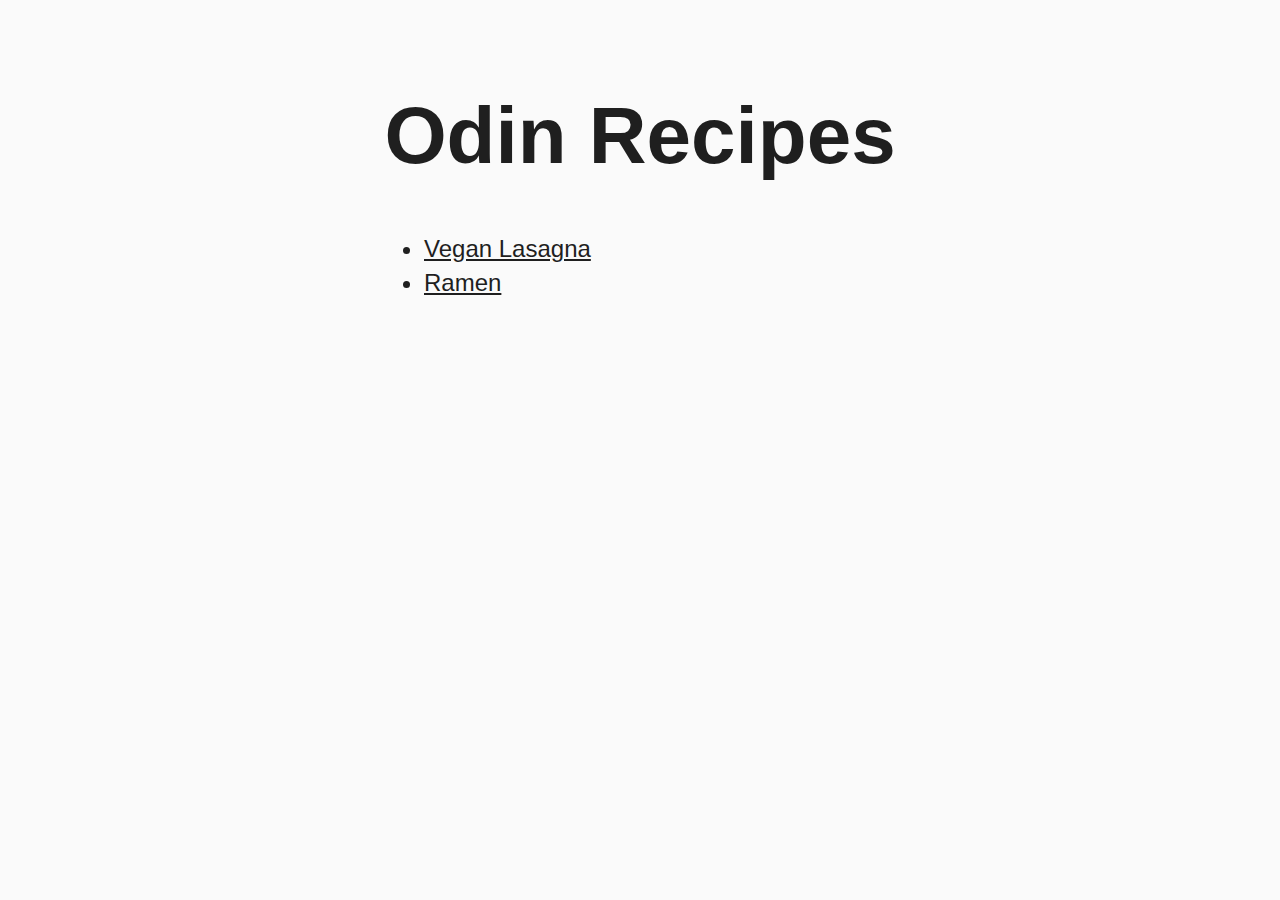
<file: index.html>
<!DOCTYPE html>
<html lang="en">
<head>
    <meta charset="UTF-8">
    <meta name="viewport" content="width=device-width, initial-scale=1.0">
    <title>Recipes</title>
    <link rel="stylesheet" href="assets/css/styles.css">
</head>
<body>
    <h1>Odin Recipes</h1>
    <ul>
        <li>
            <a href="recipes/vegan-lasagna.html" target="_blank" rel="noreferrer">Vegan Lasagna</a>
        </li>
        <li>
            <a href="recipes/ramen.html" target="_blank" rel="noreferrer">Ramen</a>
        </li>
    </ul>
</body>
</html>
</file>
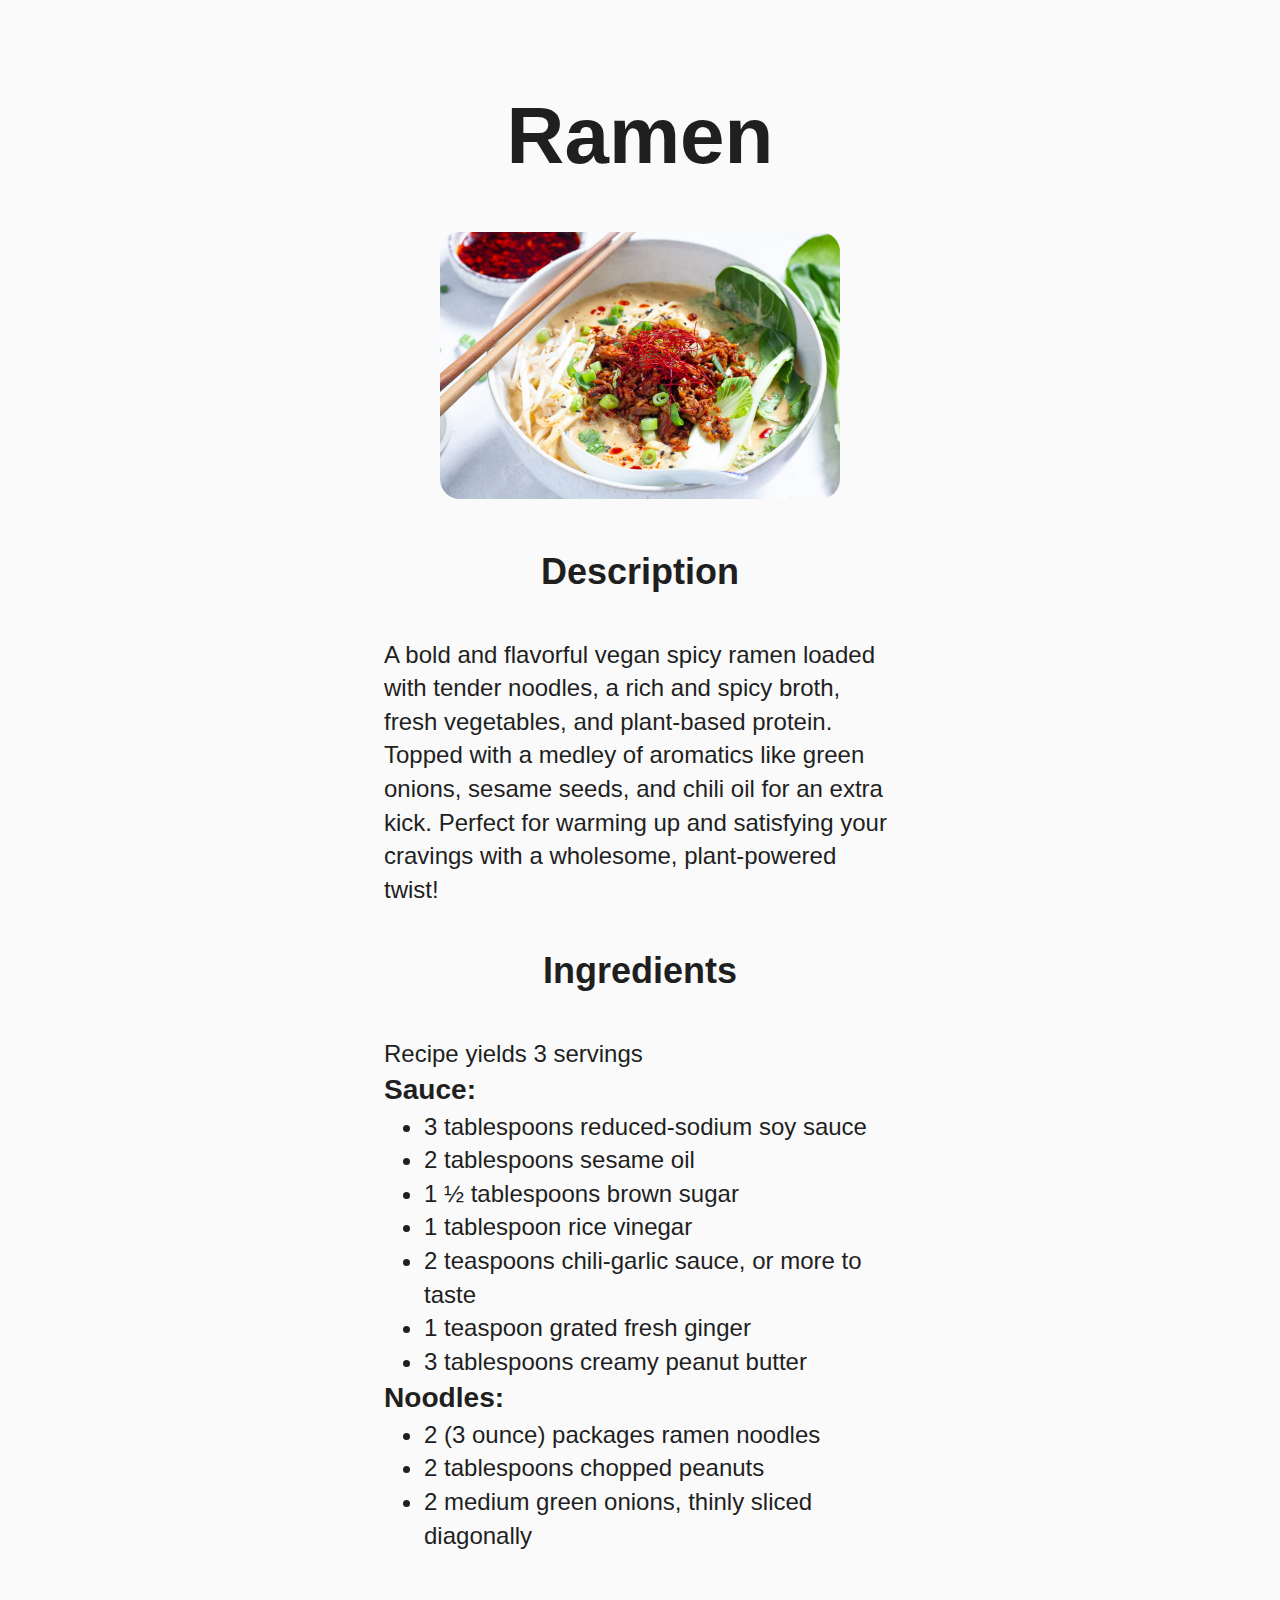
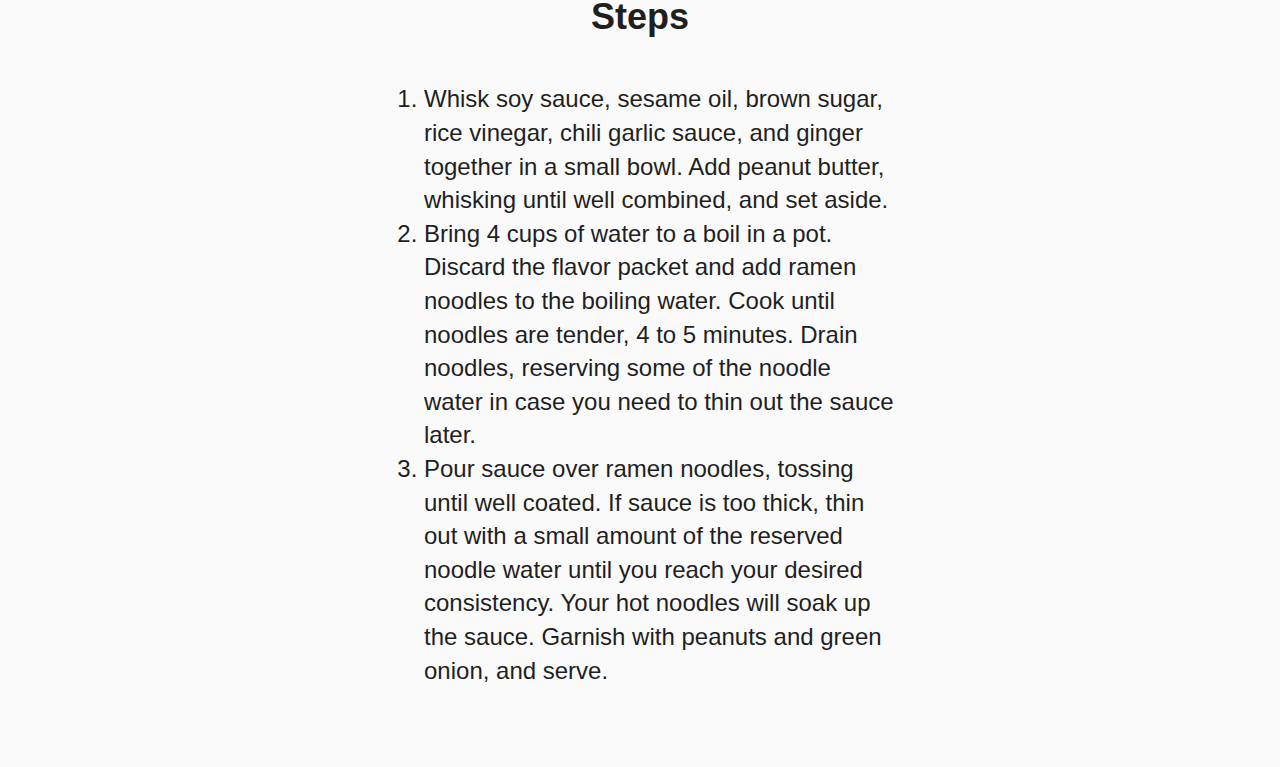
<file: recipes/ramen.html>
<!DOCTYPE html>
<html lang="en">
<head>
    <meta charset="UTF-8">
    <meta name="viewport" content="width=device-width, initial-scale=1.0">
    <title>Ramen</title>
    <link rel="stylesheet" href="../assets/css/styles.css">
</head>
<body>
    <h1>Ramen</h1>
    <div class="container">
        <img src="../assets/img/ramen.jpg" alt="ramen" width="400" height="auto">
    </div>
    <h2>Description</h2>
    <p>
        A bold and flavorful vegan spicy ramen loaded
        with tender noodles, a rich and spicy broth, 
        fresh vegetables, and plant-based protein. 
        Topped with a medley of aromatics like green onions, 
        sesame seeds, and chili oil for an extra kick. 
        Perfect for warming up and satisfying your cravings 
        with a wholesome, plant-powered twist!
    </p>
    <h2>Ingredients</h2>
    <p>Recipe yields 3 servings</p>
    <h3>Sauce:</h4>
    <ul>
        <li>3 tablespoons reduced-sodium soy sauce</li>
        <li>2 tablespoons sesame oil</li>
        <li>1 ½ tablespoons brown sugar</li>
        <li>1 tablespoon rice vinegar</li>
        <li>2 teaspoons chili-garlic sauce, or more to taste</li>
        <li>1 teaspoon grated fresh ginger</li>
        <li>3 tablespoons creamy peanut butter</li>
    </ul>
    <h3>Noodles:</h4>
    <ul>
        <li>2 (3 ounce) packages ramen noodles</li>
        <li>2 tablespoons chopped peanuts</li>
        <li>2 medium green onions, thinly sliced diagonally</li>
    </ul>
    <h2>Steps</h2>
    <ol>
        <li>Whisk soy sauce, sesame oil, brown sugar, rice vinegar,
            chili garlic sauce, and ginger together in a small bowl.
            Add peanut butter, whisking until well combined,
            and set aside.
        </li>
        <li>
            Bring 4 cups of water to a boil in a pot.
            Discard the flavor packet and add ramen noodles 
            to the boiling water. Cook until noodles are tender, 
            4 to 5 minutes. Drain noodles, reserving some of 
            the noodle water in case you need to thin out the sauce later.
        </li>
        <li>
            Pour sauce over ramen noodles, tossing until well coated.
            If sauce is too thick, thin out with a small amount
            of the reserved noodle water until you reach 
            your desired consistency. Your hot noodles will soak up 
            the sauce. Garnish with peanuts and green onion, and serve.
        </li>
    </ol>
</body>
</html>
</file>
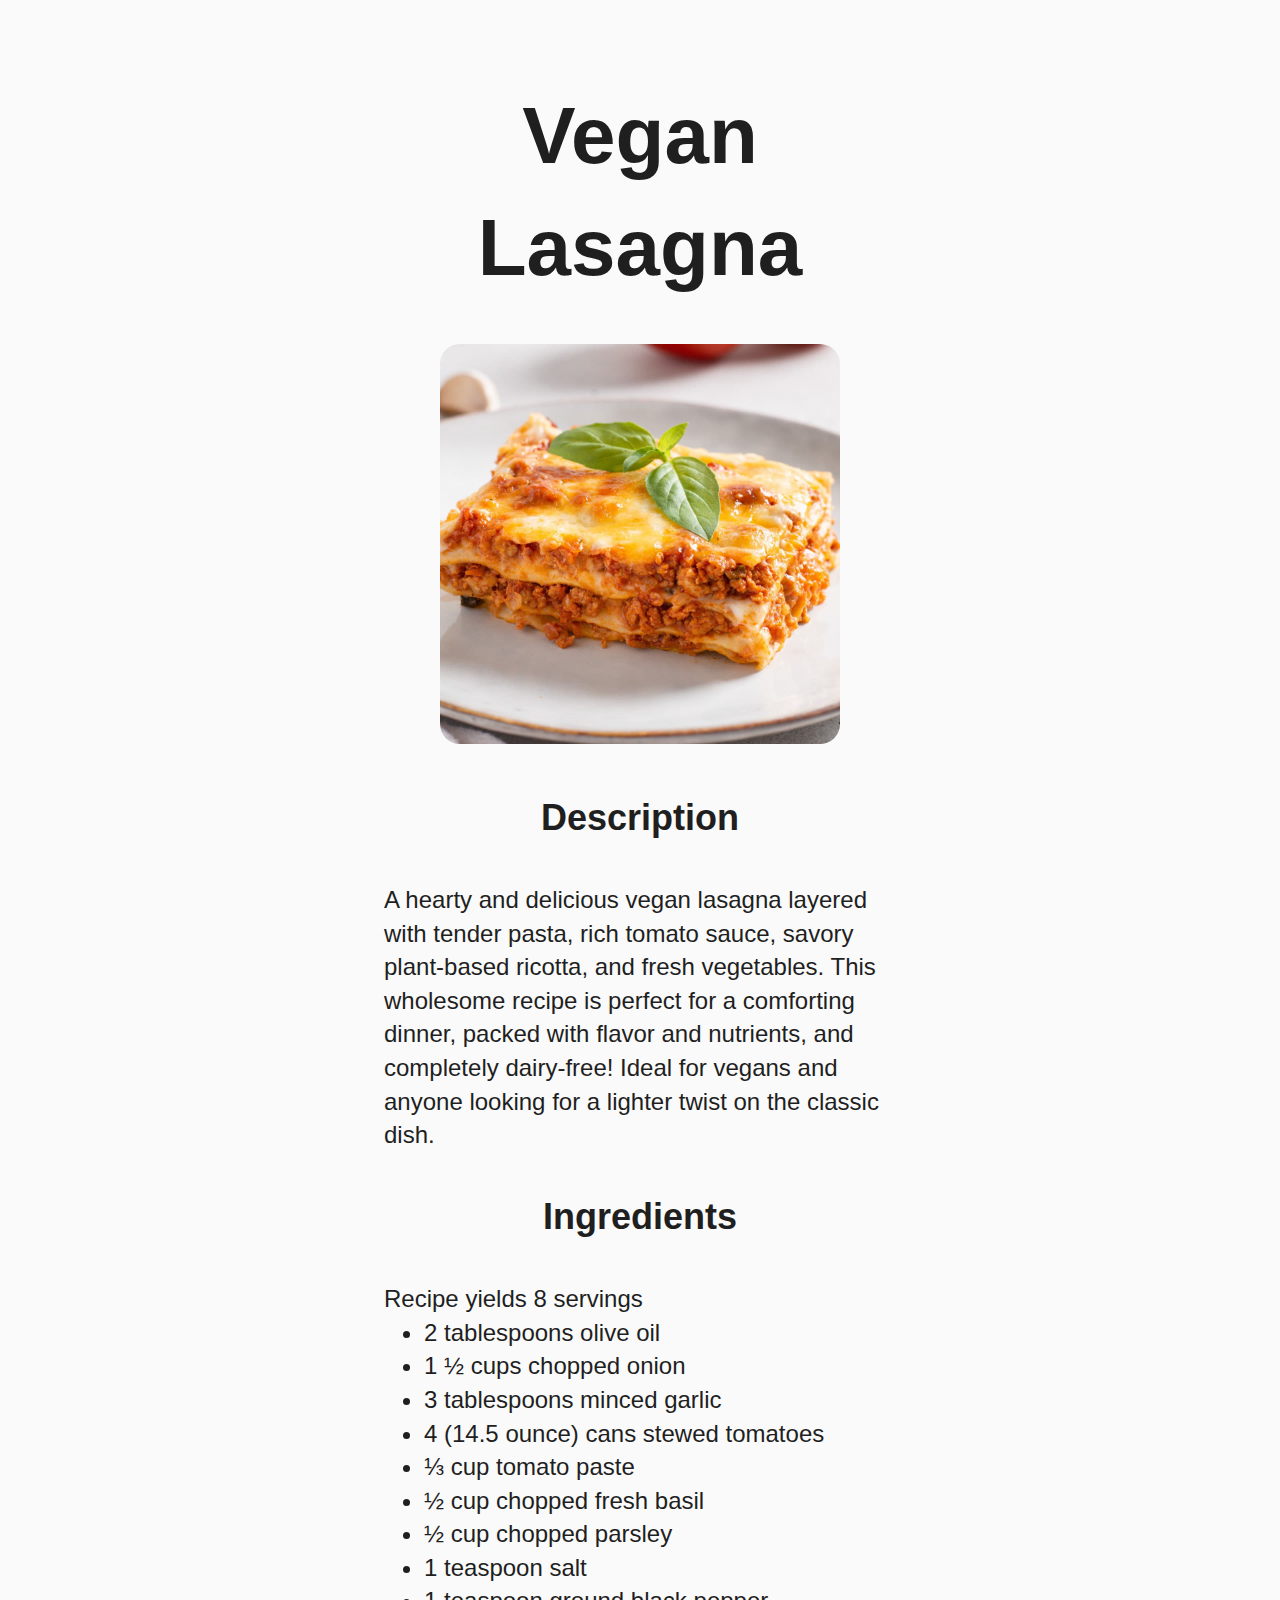
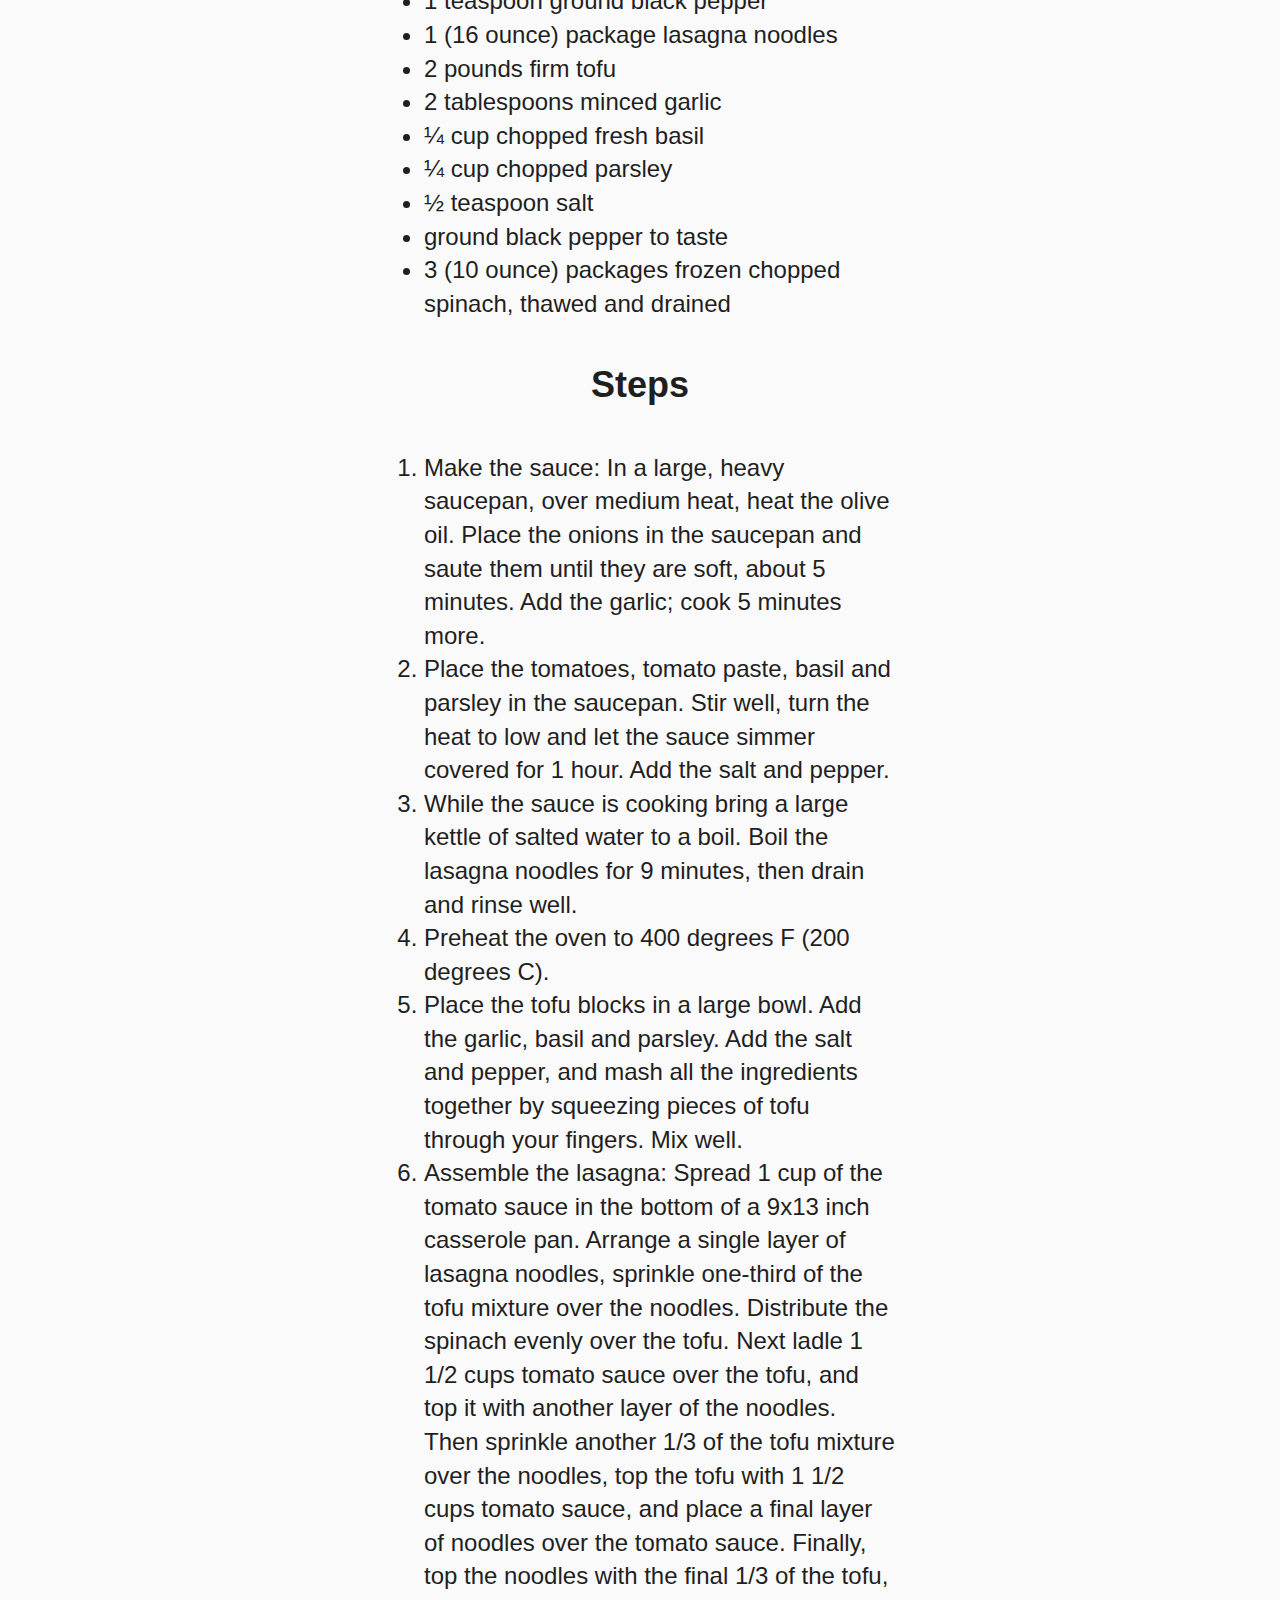
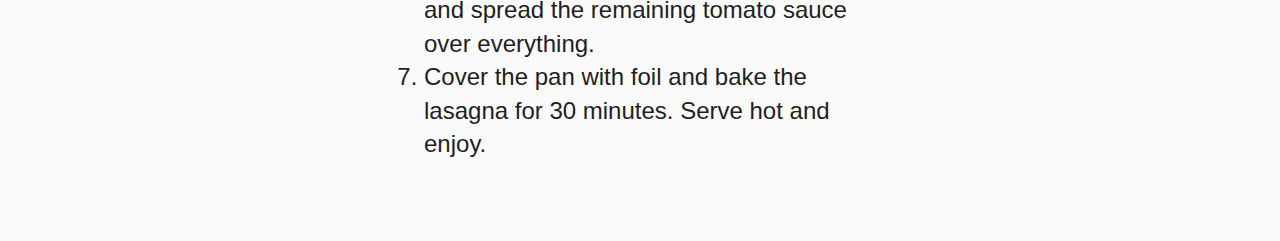
<file: recipes/vegan-lasagna.html>
<!DOCTYPE html>
<html lang="en">
<head>
    <meta charset="UTF-8">
    <meta name="viewport" content="width=device-width, initial-scale=1.0">
    <title>Vegan Lasagna</title>
    <link rel="stylesheet" href="../assets/css/styles.css">
</head>
<body>
    <h1>Vegan Lasagna</h1>
    <div class="container">
        <img src="../assets/img/vegan-lasagna-recipe.jpg" alt="Vegan Lasagna" width="400" height="auto">
    </div>
        <h2>Description</h2>
    <p>
        A hearty and delicious vegan lasagna layered with tender pasta, 
        rich tomato sauce, savory plant-based ricotta, 
        and fresh vegetables. This wholesome recipe is perfect 
        for a comforting dinner, packed with flavor and nutrients, 
        and completely dairy-free! Ideal for vegans and anyone 
        looking for a lighter twist on the classic dish.
    </p>
    <h2>Ingredients</h2>
    <p>Recipe yields 8 servings</p>
    <ul>
        <li>2 tablespoons olive oil</li>
        <li>1 ½ cups chopped onion</li>
        <li>3 tablespoons minced garlic</li>
        <li>4 (14.5 ounce) cans stewed tomatoes</li>
        <li>⅓ cup tomato paste</li>
        <li>½ cup chopped fresh basil</li>
        <li>½ cup chopped parsley</li>
        <li>1 teaspoon salt</li>
        <li>1 teaspoon ground black pepper</li>
        <li>1 (16 ounce) package lasagna noodles</li>
        <li>2 pounds firm tofu</li>
        <li>2 tablespoons minced garlic</li>
        <li>¼ cup chopped fresh basil</li>
        <li>¼ cup chopped parsley</li>
        <li>½ teaspoon salt</li>
        <li>ground black pepper to taste</li>
        <li>
            3 (10 ounce) packages frozen chopped spinach, 
            thawed and drained
        </li>
    </ul>
    <h2>Steps</h2>
    <ol>
        <li>
            Make the sauce: In a large, heavy saucepan, over medium heat, 
            heat the olive oil. 
            Place the onions in the saucepan and saute them until they are soft, 
            about 5 minutes.
            Add the garlic; cook 5 minutes more.
        </li>
        <li>
            Place the tomatoes, tomato paste, basil and parsley in the saucepan. 
            Stir well, turn the heat to low and let the sauce simmer 
            covered for 1 hour. 
            Add the salt and pepper.
        </li>
        <li>
            While the sauce is cooking bring a large kettle of salted water 
            to a boil. 
            Boil the lasagna noodles for 9 minutes, then drain and rinse well.
        </li>
        <li>
            Preheat the oven to 400 degrees F (200 degrees C).
        </li>
        <li>
            Place the tofu blocks in a large bowl. 
            Add the garlic, basil and parsley.
            Add the salt and pepper, and mash all the ingredients together 
            by squeezing pieces of tofu through your fingers. Mix well.
        </li>
        <li>
            Assemble the lasagna: Spread 1 cup of the tomato sauce 
            in the bottom of a 9x13 inch casserole pan. 
            Arrange a single layer of lasagna noodles, sprinkle one-third 
            of the tofu mixture over the noodles. Distribute the spinach 
            evenly over the tofu. Next ladle 1 1/2 cups tomato sauce 
            over the tofu, and top it with another layer of the noodles. 
            Then sprinkle another 1/3 of the tofu mixture over the noodles, 
            top the tofu with 1 1/2 cups tomato sauce, and place a final layer 
            of noodles over the tomato sauce. Finally, top the noodles with 
            the final 1/3 of the tofu, and spread the remaining tomato sauce 
            over everything.
        </li>
        <li>
            Cover the pan with foil and bake the lasagna for 30 minutes. 
            Serve hot and enjoy.
        </li>
    </ol>
    
</body>
</html>
</file>
<file: assets/css/styles.css>
*,
*::before,
*::after {
  box-sizing: border-box;
  margin: 0;
  border: 0;
}

body {
    font-family: Arial, Helvetica, sans-serif;
    font-size: 24px;
    width: 100vw;
    overflow-x: hidden;
    background-color: hsl(0, 0%, 98%);
    color: hsl(0, 0%, 12%);
    padding: 0 30vw;
    margin: 80px 0;
    line-height: 1.4;
}

a {
    color: hsl(0, 0%, 12%);
}

a:visited {
    color: hsl(0, 0%, 12%);
}

img {
    border-radius: 20px;
}

h1,
h2,
.container  {
    text-align: center;
    margin: 40px 0;
}

.container {
    overflow: hidden;
}

h1 {
    font-size: 80px;
}
</file>
